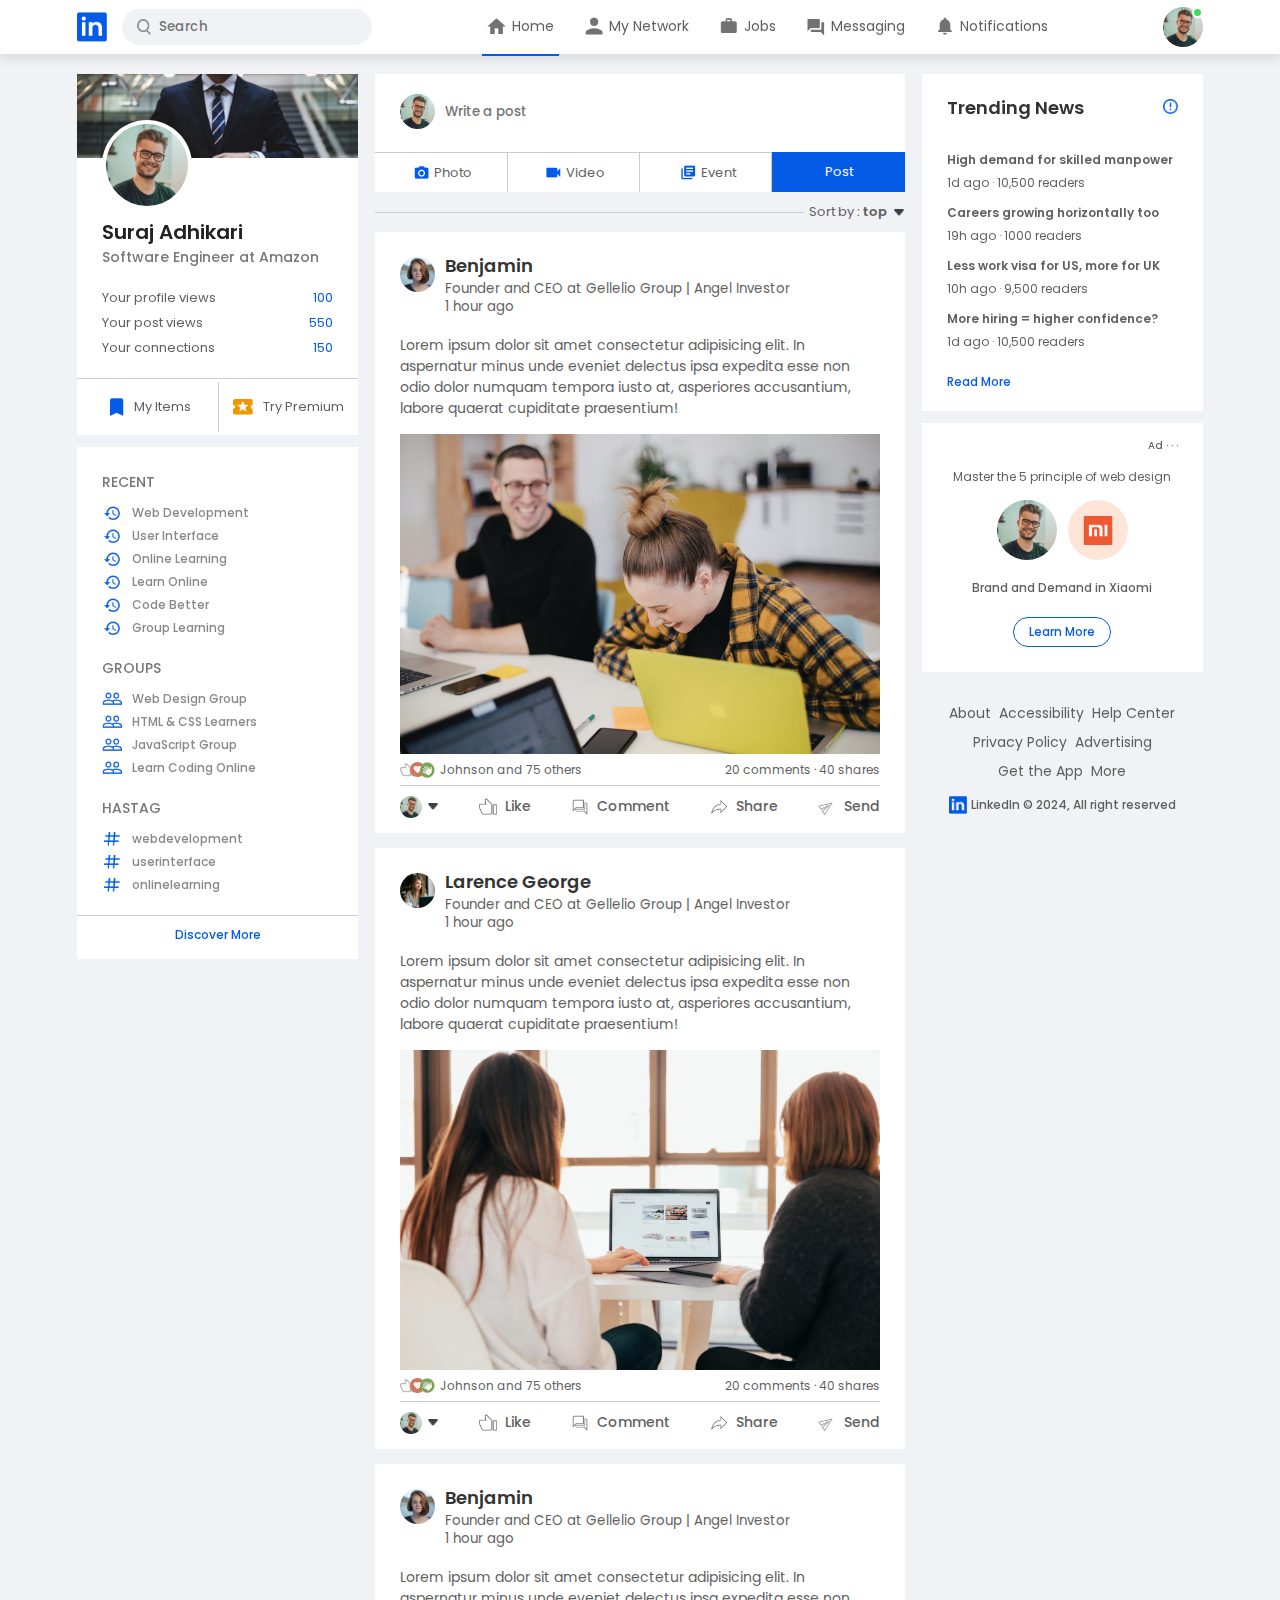
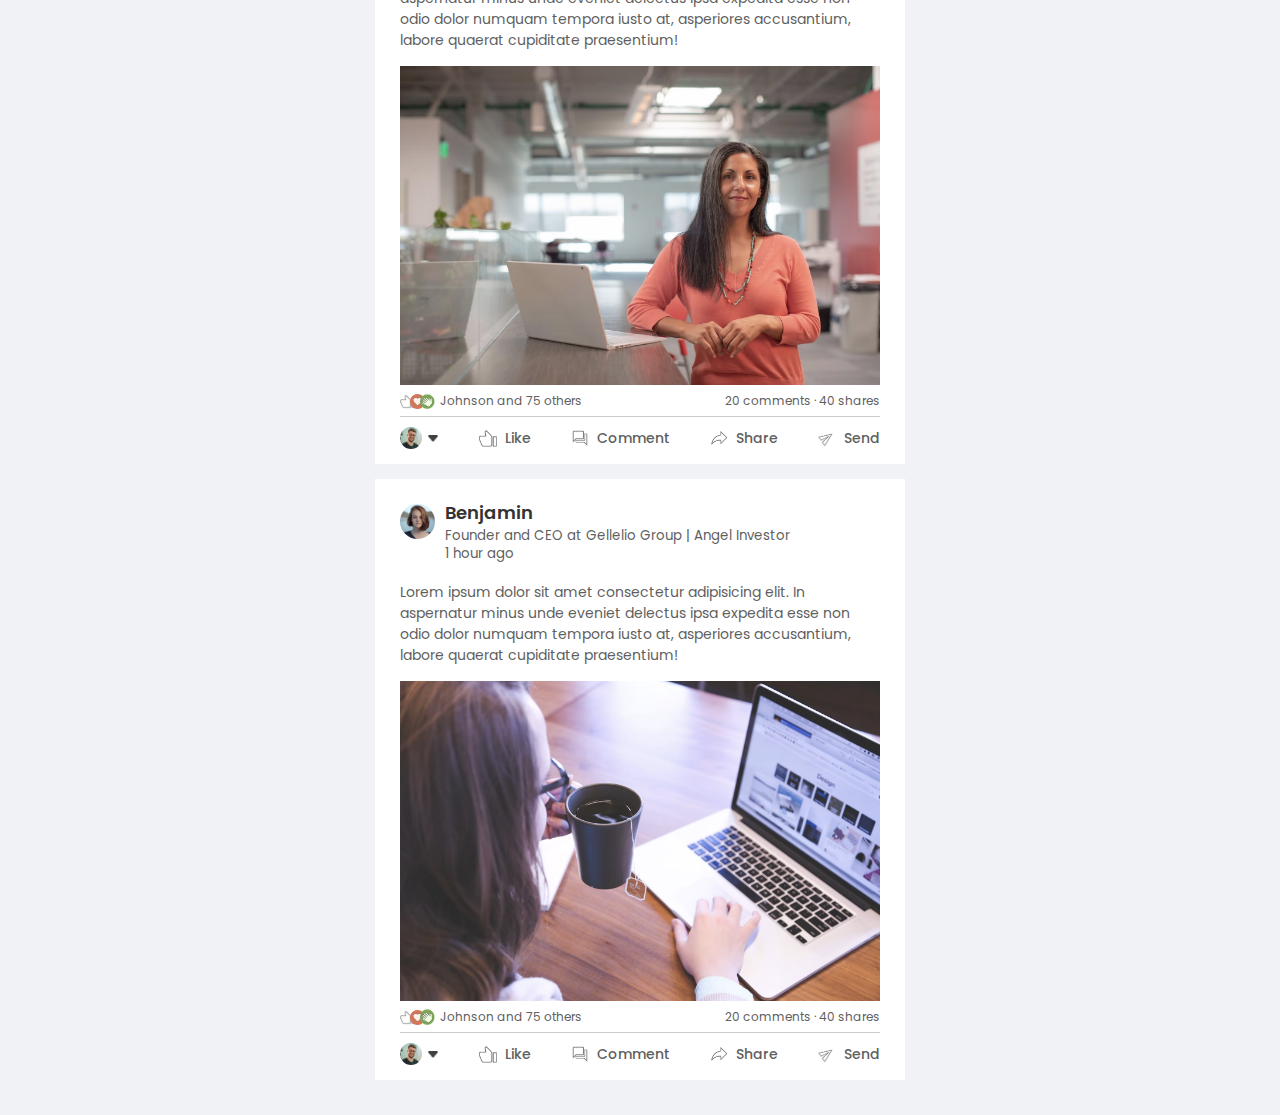
<file: LinkedIn_Clone/index.html>
<!DOCTYPE html>
<html lang="en">
<head>
    <meta charset="UTF-8">
    <meta name="viewport" content="width=device-width, initial-scale=1.0">
    <title>LinkedIn_Clone</title>
    <link rel="preconnect" href="https://fonts.googleapis.com">
    <link rel="preconnect" href="https://fonts.gstatic.com" crossorigin>
    <link href="https://fonts.googleapis.com/css2?family=Poppins&display=swap" rel="stylesheet">
    <link rel="stylesheet" href="css/style.css">
</head>
<body>
    <!-- Nav bar start here -->
    <nav class="navbar">
        <!-- In nav bar there are 3 columns : left column for logo & search, center for menu items, and right for user icon -->
        <div class="navbar-left">
            <a href="index.html" class="logo">
                <img src="images/logo.png" alt="Logo">
            </a>
            <div class="search-box">
                <img src="images/search.png" alt="">
                <input type="text" name="search" id="search" placeholder="Search">
            </div>
        </div>

        <div class="navbar-center">
            <ul>
                <li>
                    <a href="#" class="active-link"><img src="images/home.png" alt=""><span>Home</span></a>
                </li>
                <li>
                    <a href="#"><img src="images/network.png" alt=""><span>My Network</span></a>
                </li>
                <li>
                    <a href="#"><img src="images/jobs.png" alt=""><span>Jobs</span></a>
                </li>
                <li>
                    <a href="#"><img src="images/message.png" alt=""><span>Messaging</span></a>
                </li>
                <li>
                    <a href="#"><img src="images/notification.png" alt=""><span>Notifications</span></a>
                </li>
            </ul>
        </div>

        <div class="navbar-right">
            <div class="online">
                <img src="images/user-1.png" alt="Profile Picture" class="nav-profile-img" onclick="toggleMenu()">
            </div>
        </div>

        <!-- ****************************** Profile drop down menu start here ****************************** -->
        <div class="profile-menu-wrap" id="profileMenu">
            <div class="profile-menu">
                <div class="user-info">
                    <img src="images/user-1.png" alt="">
                    <div>
                        <h3>Rayan Walton</h3>
                        <a href="./pages/profile.html">See your profile</a>
                    </div>
                </div>
                <hr>

                <a href="#" class="profile-menu-link">
                    <img src="images/feedback.png" alt="">
                    <p>Give Feedback</p>
                    <span>></span>
                </a>

                <a href="#" class="profile-menu-link">
                    <img src="images/setting.png" alt="">
                    <p>Setting & Privacy</p>
                    <span>></span>
                </a>

                <a href="#" class="profile-menu-link">
                    <img src="images/help.png" alt="">
                    <p>Help & Support</p>
                    <span>></span>
                </a>

                <a href="#" class="profile-menu-link">
                    <img src="images/display.png" alt="">
                    <p>Display & Accessibility</p>
                    <span>></span>
                </a>

                <a href="#" class="profile-menu-link">
                    <img src="images/logout.png" alt="">
                    <p>Logout</p>
                    <span>></span>
                </a>
            </div>
        </div>


        <!-- ****************************** Profile drop down menu end here ******************************** -->
    </nav>
    <!-- Nav bar end here -->

    <div class="container">
    <!-- Left sidebar start here -->
        <div class="left-sidebar">
            <div class="sidebar-profile-box">
                <img src="images/cover-pic.png" alt="" width="100%">
                <div class="sidebar-profile-info">
                    <img src="images/user-1.png" alt="">
                    <h1>Suraj Adhikari</h1>
                    <h3>Software Engineer at Amazon</h3>
                    <ul>
                        <li>Your profile views <span>100</span></li>
                        <li>Your post views <span>550</span></li>
                        <li>Your connections <span>150</span></li>
                    </ul>
                </div>

                <div class="sidebar-profile-links">
                    <a href="#"> <img src="images/items.png" alt=""> My Items </a>
                    <a href="#"> <img src="images/premium.png" alt=""> Try Premium </a>
                </div>
            </div>

            <div class="sidebar-activity" id="sidebarActivity">
                <h3>RECENT</h3>
                <a href="#"> <img src="images/recent.png" alt=""> Web Development </a>
                <a href="#"> <img src="images/recent.png" alt=""> User Interface </a>
                <a href="#"> <img src="images/recent.png" alt=""> Online Learning </a>
                <a href="#"> <img src="images/recent.png" alt=""> Learn Online </a>
                <a href="#"> <img src="images/recent.png" alt=""> Code Better </a>
                <a href="#"> <img src="images/recent.png" alt=""> Group Learning </a>

                <h3>GROUPS</h3>
                <a href="#"> <img src="images/group.png" alt=""> Web Design Group </a>
                <a href="#"> <img src="images/group.png" alt=""> HTML & CSS Learners </a>
                <a href="#"> <img src="images/group.png" alt=""> JavaScript Group </a>
                <a href="#"> <img src="images/group.png" alt=""> Learn Coding Online </a>

                <h3>HASTAG</h3>
                <a href="#"> <img src="images/hashtag.png" alt=""> webdevelopment </a>
                <a href="#"> <img src="images/hashtag.png" alt=""> userinterface </a>
                <a href="#"> <img src="images/hashtag.png" alt=""> onlinelearning </a>

                <div class="discover-more-links">
                    <a href="#"> Discover More</a>
                </div>
            </div>
            <p id="show-more-link" onclick="toggleActivity()">Show more <b>+</b></p>
        </div>

    <!-- main content start here -->
        <div class="main-content">
            <div class="create-post">
                <div class="create-post-input">
                    <img src="images/user-1.png" alt="">
                    <textarea rows="2" placeholder="Write a post"></textarea>
                </div>

                <div class="create-post-links">
                    <li><img src="images/photo.png" alt="">Photo</li>
                    <li><img src="images/video.png" alt="">Video</li>
                    <li><img src="images/event.png" alt="">Event</li>
                    <li>Post</li>
                </div>
            </div>

            <div class="sort-by">
                <hr>
                <p>Sort by : <span>top <img src="images/down-arrow.png" alt=""></span></p>
            </div>

            <div class="post">
                <div class="post-author">
                    <img src="images/user-3.png" alt="">
                    <div>
                        <h1>Benjamin</h1>
                        <small>Founder and CEO at Gellelio Group | Angel Investor</small>
                        <small>1 hour ago</small>
                    </div>
                </div>

                <p>Lorem ipsum dolor sit amet consectetur adipisicing elit. In aspernatur minus unde eveniet delectus ipsa expedita esse non odio dolor numquam tempora iusto at, asperiores accusantium, labore quaerat cupiditate praesentium!</p>
                <img src="images/post-image-1.png" width="100%" alt="">

                <div class="post-stats">
                    <div>
                        <img src="images/thumbsup.png" alt="">
                        <img src="images/love.png" alt="">
                        <img src="images/clap.png" alt="">
                        <span class="liked-users">Johnson and 75 others</span>
                    </div>

                    <div>
                        <span>20 comments &middot; 40 shares</span>
                    </div>
                </div>

                <div class="post-activity">
                    <div>
                        <img src="images/user-1.png" alt="" class="post-activity-user-icon">
                        <img src="images/down-arrow.png" alt="" class="post-activity-arrow-icon">
                    </div>

                    <div class="post-activity-link">
                        <img src="images/like.png" alt="">
                        <span>Like</span>
                    </div>

                    <div class="post-activity-link">
                        <img src="images/comment.png" alt="">
                        <span>Comment</span>
                    </div>

                    <div class="post-activity-link">
                        <img src="images/share.png" alt="">
                        <span>Share</span>
                    </div>

                    <div class="post-activity-link">
                        <img src="images/send.png" alt="">
                        <span>Send</span>
                    </div>
                </div>
            </div>

            <div class="post">
                <div class="post-author">
                    <img src="images/user-4.png" alt="">
                    <div>
                        <h1>Larence George</h1>
                        <small>Founder and CEO at Gellelio Group | Angel Investor</small>
                        <small>1 hour ago</small>
                    </div>
                </div>

                <p>Lorem ipsum dolor sit amet consectetur adipisicing elit. In aspernatur minus unde eveniet delectus ipsa expedita esse non odio dolor numquam tempora iusto at, asperiores accusantium, labore quaerat cupiditate praesentium!</p>
                <img src="images/post-image-2.png" width="100%" alt="">

                <div class="post-stats">
                    <div>
                        <img src="images/thumbsup.png" alt="">
                        <img src="images/love.png" alt="">
                        <img src="images/clap.png" alt="">
                        <span class="liked-users">Johnson and 75 others</span>
                    </div>

                    <div>
                        <span>20 comments &middot; 40 shares</span>
                    </div>
                </div>

                <div class="post-activity">
                    <div>
                        <img src="images/user-1.png" alt="" class="post-activity-user-icon">
                        <img src="images/down-arrow.png" alt="" class="post-activity-arrow-icon">
                    </div>

                    <div class="post-activity-link">
                        <img src="images/like.png" alt="">
                        <span>Like</span>
                    </div>

                    <div class="post-activity-link">
                        <img src="images/comment.png" alt="">
                        <span>Comment</span>
                    </div>

                    <div class="post-activity-link">
                        <img src="images/share.png" alt="">
                        <span>Share</span>
                    </div>

                    <div class="post-activity-link">
                        <img src="images/send.png" alt="">
                        <span>Send</span>
                    </div>
                </div>
            </div>

            <div class="post">
                <div class="post-author">
                    <img src="images/user-3.png" alt="">
                    <div>
                        <h1>Benjamin</h1>
                        <small>Founder and CEO at Gellelio Group | Angel Investor</small>
                        <small>1 hour ago</small>
                    </div>
                </div>

                <p>Lorem ipsum dolor sit amet consectetur adipisicing elit. In aspernatur minus unde eveniet delectus ipsa expedita esse non odio dolor numquam tempora iusto at, asperiores accusantium, labore quaerat cupiditate praesentium!</p>
                <img src="images/post-image-3.png" width="100%" alt="">

                <div class="post-stats">
                    <div>
                        <img src="images/thumbsup.png" alt="">
                        <img src="images/love.png" alt="">
                        <img src="images/clap.png" alt="">
                        <span class="liked-users">Johnson and 75 others</span>
                    </div>

                    <div>
                        <span>20 comments &middot; 40 shares</span>
                    </div>
                </div>

                <div class="post-activity">
                    <div>
                        <img src="images/user-1.png" alt="" class="post-activity-user-icon">
                        <img src="images/down-arrow.png" alt="" class="post-activity-arrow-icon">
                    </div>

                    <div class="post-activity-link">
                        <img src="images/like.png" alt="">
                        <span>Like</span>
                    </div>

                    <div class="post-activity-link">
                        <img src="images/comment.png" alt="">
                        <span>Comment</span>
                    </div>

                    <div class="post-activity-link">
                        <img src="images/share.png" alt="">
                        <span>Share</span>
                    </div>

                    <div class="post-activity-link">
                        <img src="images/send.png" alt="">
                        <span>Send</span>
                    </div>
                </div>
            </div>

            <div class="post">
                <div class="post-author">
                    <img src="images/user-3.png" alt="">
                    <div>
                        <h1>Benjamin</h1>
                        <small>Founder and CEO at Gellelio Group | Angel Investor</small>
                        <small>1 hour ago</small>
                    </div>
                </div>

                <p>Lorem ipsum dolor sit amet consectetur adipisicing elit. In aspernatur minus unde eveniet delectus ipsa expedita esse non odio dolor numquam tempora iusto at, asperiores accusantium, labore quaerat cupiditate praesentium!</p>
                <img src="images/post-image-4.png" width="100%" alt="">

                <div class="post-stats">
                    <div>
                        <img src="images/thumbsup.png" alt="">
                        <img src="images/love.png" alt="">
                        <img src="images/clap.png" alt="">
                        <span class="liked-users">Johnson and 75 others</span>
                    </div>

                    <div>
                        <span>20 comments &middot; 40 shares</span>
                    </div>
                </div>

                <div class="post-activity">
                    <div>
                        <img src="images/user-1.png" alt="" class="post-activity-user-icon">
                        <img src="images/down-arrow.png" alt="" class="post-activity-arrow-icon">
                    </div>

                    <div class="post-activity-link">
                        <img src="images/like.png" alt="">
                        <span>Like</span>
                    </div>

                    <div class="post-activity-link">
                        <img src="images/comment.png" alt="">
                        <span>Comment</span>
                    </div>

                    <div class="post-activity-link">
                        <img src="images/share.png" alt="">
                        <span>Share</span>
                    </div>

                    <div class="post-activity-link">
                        <img src="images/send.png" alt="">
                        <span>Send</span>
                    </div>
                </div>
            </div>

        </div>

    <!-- right sidebar start here -->
        <div class="right-sidebar">
            <div class="sidebar-news">
                <img src="images/more.png" alt="" class="info-icon">
                <h3>Trending News</h3>
                <a href="#">High demand for skilled manpower</a>
                <span>1d ago &middot; 10,500 readers</span>

                <a href="#">Careers growing horizontally too</a>
                <span>19h ago &middot; 1000 readers</span>

                <a href="#">Less work visa for US, more for UK</a>
                <span>10h ago &middot; 9,500 readers</span>

                <a href="#">More hiring = higher confidence?</a>
                <span>1d ago &middot; 10,500 readers</span>

                <a href="#" class="read-more-link"> Read More</a>
            </div>

            <div class="sidebar-ad">
                <small>Ad &middot; &middot; &middot;</small>
                <p>Master the 5 principle of web design</p>
                <div>
                    <img src="images/user-1.png" alt="">
                    <img src="images/mi-logo.png" alt="">
                </div>
                <b>Brand and Demand in Xiaomi</b>
                <a href="#" class="ad-link"> Learn More</a>
            </div>

            <div class="sidebar-useful-links">
                <a href="#">About</a>
                <a href="#">Accessibility</a>
                <a href="#">Help Center</a>
                <a href="#">Privacy Policy</a>
                <a href="#">Advertising</a>
                <a href="#">Get the App</a>
                <a href="#">More</a>

                <div class="copyright-msg">
                    <img src="images/logo.png" alt="">
                    <p>LinkedIn &copy; 2024, All right reserved</p>
                </div>
            </div>

        </div>
    </div>

    <script src="script/script.js"></script>

</body>
</html>
</file>
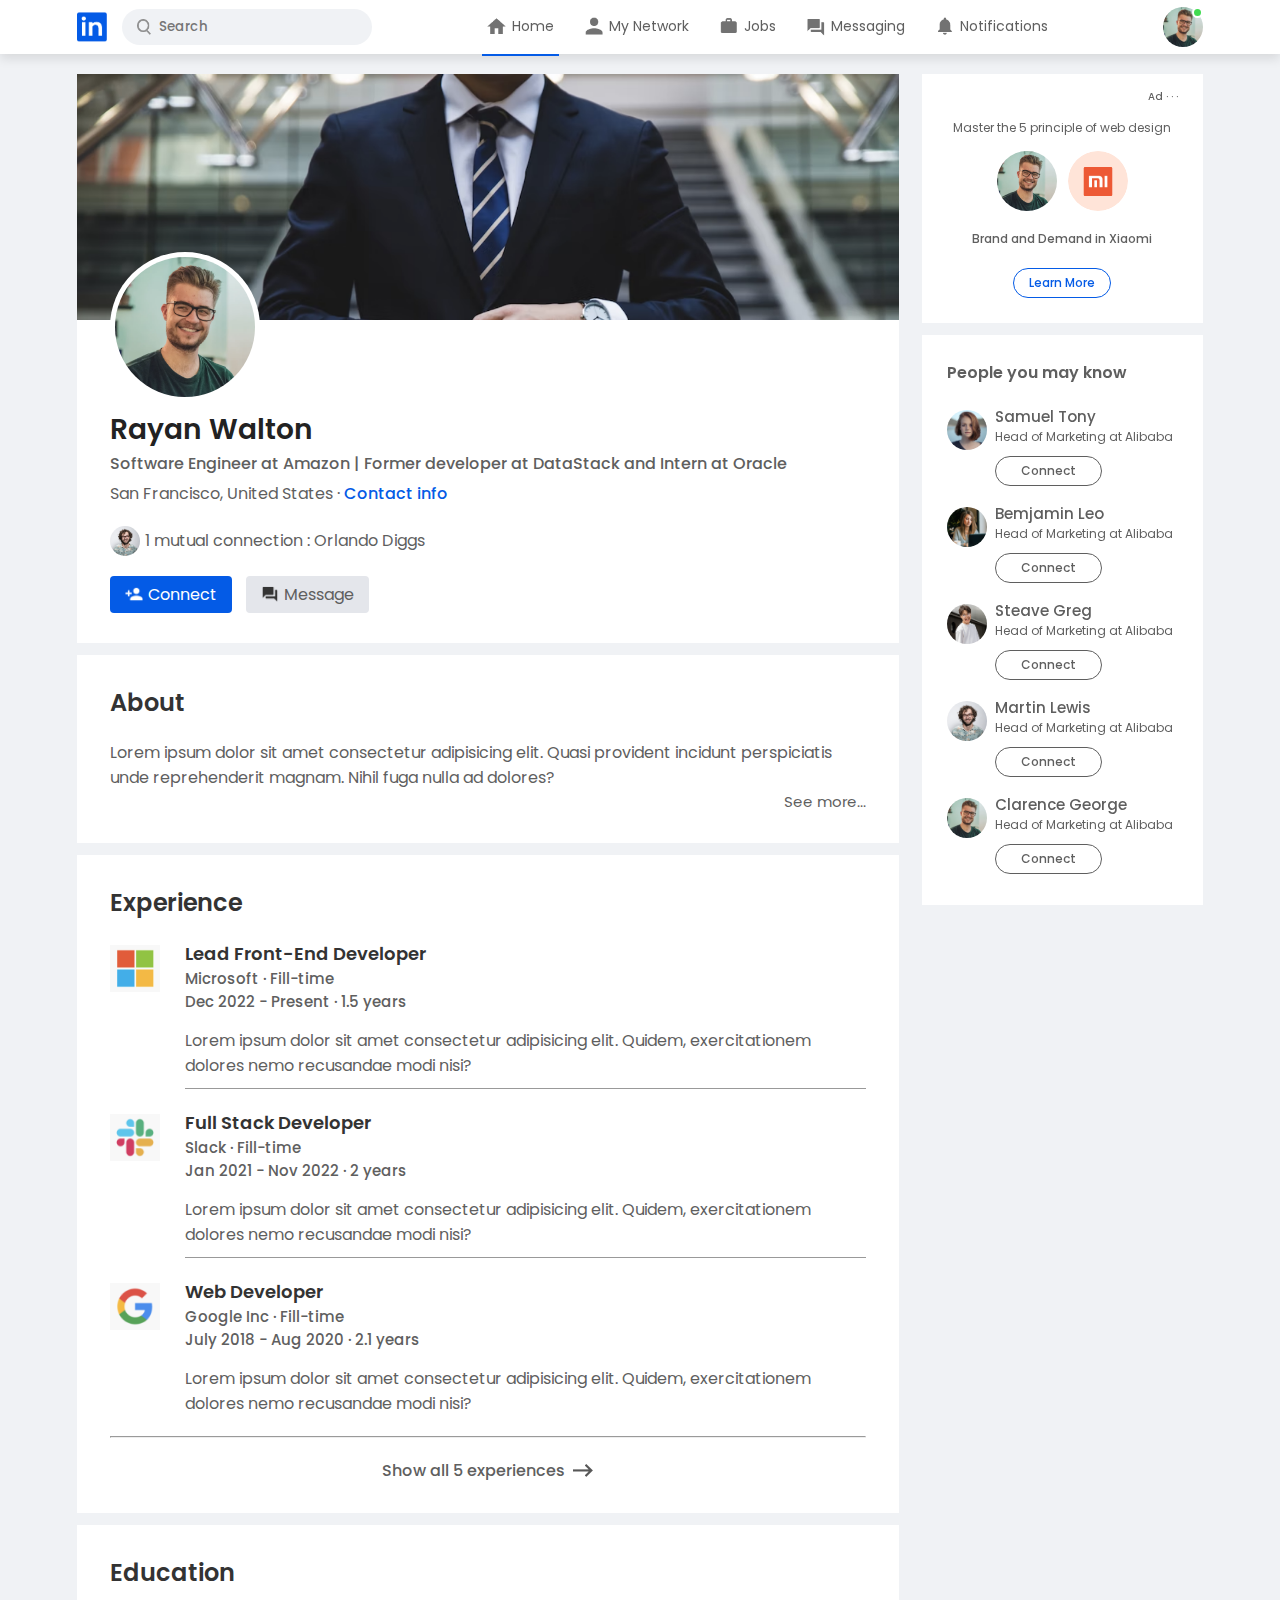
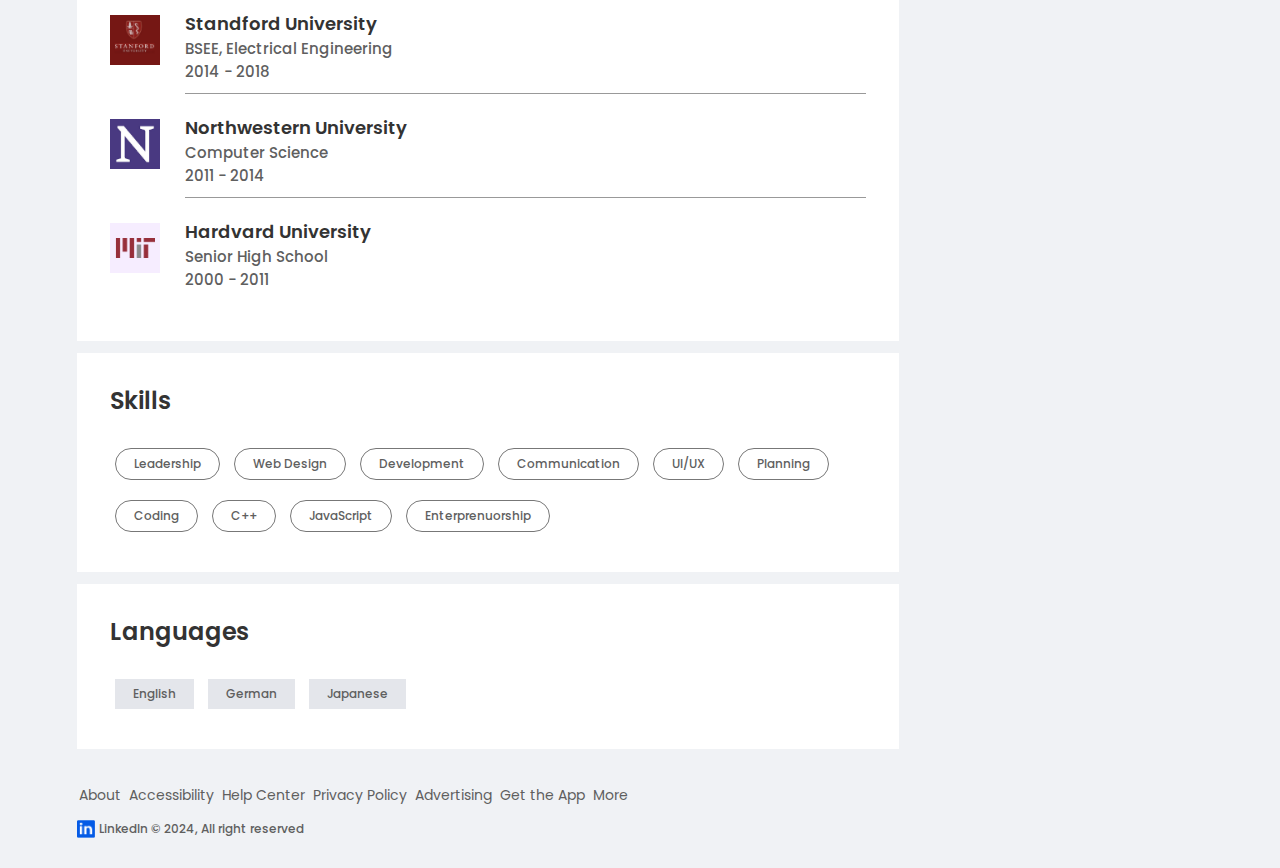
<file: LinkedIn_Clone/pages/profile.html>
<!DOCTYPE html>
<html lang="en">
<head>
    <meta charset="UTF-8">
    <meta name="viewport" content="width=device-width, initial-scale=1.0">
    <title>Profile_Page</title>
    <link rel="preconnect" href="https://fonts.googleapis.com">
    <link rel="preconnect" href="https://fonts.gstatic.com" crossorigin>
    <link href="https://fonts.googleapis.com/css2?family=Poppins&display=swap" rel="stylesheet">
    <link rel="stylesheet" href="../css/style.css">
</head>
<body>

    <!-- *************************** Nav bar start here *************************** -->
    <nav class="navbar">

        <!-- In nav bar there are 3 columns : left column for logo & search, center for menu items, and right for user icon -->
        <div class="navbar-left">
            <a href="../index.html" class="logo">
                <img src="../images/logo.png" alt="Logo">
            </a>
            <div class="search-box">
                <img src="../images/search.png" alt="">
                <input type="text" name="search" id="search" placeholder="Search">
            </div>
        </div>

        <div class="navbar-center">
            <ul>
                <li>
                    <a href="#" class="active-link"><img src="../images/home.png" alt=""><span>Home</span></a>
                </li>
                <li>
                    <a href="#"><img src="../images/network.png" alt=""><span>My Network</span></a>
                </li>
                <li>
                    <a href="#"><img src="../images/jobs.png" alt=""><span>Jobs</span></a>
                </li>
                <li>
                    <a href="#"><img src="../images/message.png" alt=""><span>Messaging</span></a>
                </li>
                <li>
                    <a href="#"><img src="../images/notification.png" alt=""><span>Notifications</span></a>
                </li>
            </ul>
        </div>

        <div class="navbar-right">
            <div class="online">
                <img src="../images/user-1.png" alt="Profile Picture" class="nav-profile-img" onclick="toggleMenu()">
            </div>
        </div>

        <!-- ********************** Profile drop down menu start here ********************** -->
        <div class="profile-menu-wrap" id="profileMenu">
            <div class="profile-menu">
                <div class="user-info">
                    <img src="../images/user-1.png" alt="">
                    <div>
                        <h3>Rayan Walton</h3>
                        <a href="profile.html">See your profile</a>
                    </div>
                </div>
                <hr>

                <a href="#" class="profile-menu-link">
                    <img src="../images/feedback.png" alt="">
                    <p>Give Feedback</p>
                    <span>></span>
                </a>

                <a href="#" class="profile-menu-link">
                    <img src="../images/setting.png" alt="">
                    <p>Setting & Privacy</p>
                    <span>></span>
                </a>

                <a href="#" class="profile-menu-link">
                    <img src="../images/help.png" alt="">
                    <p>Help & Support</p>
                    <span>></span>
                </a>

                <a href="#" class="profile-menu-link">
                    <img src="../images/display.png" alt="">
                    <p>Display & Accessibility</p>
                    <span>></span>
                </a>

                <a href="#" class="profile-menu-link">
                    <img src="../images/logout.png" alt="">
                    <p>Logout</p>
                    <span>></span>
                </a>
            </div>
        </div>
        <!-- ********************** Profile drop down menu end here ********************** -->
        
    </nav>
    <!-- *************************** Nav bar end here *************************** -->

    <div class="container">
        <!-- ****************** Profile main start here ***************** -->
        <div class="profile-main">
            <div class="profile-container">
                <img src="../images/cover-pic.png" alt="Cover Photo" width="100%">
                <div class="profile-container-inner">
                    <img src="../images/user-1.png" alt="" class="profile-pic">
                    <h1>Rayan Walton</h1>
                    <b>Software Engineer at Amazon | Former developer at DataStack and Intern at Oracle</b>
                    <p>
                        San Francisco, United States &middot; 
                        <a href="#">Contact info</a>
                    </p>

                    <div class="mutual-connection">
                        <img src="../images/user-2.png" alt="">
                        <span>1 mutual connection : Orlando Diggs</span>
                    </div>

                    <div class="profile-btn">
                        <a href="#" class="primary-btn"> <img src="../images/connect.png" alt=""> Connect</a>
                        <a href="#"> <img src="../images/chat.png" alt=""> Message</a>
                    </div>
                </div>
            </div>

            <div class="profile-description">
                <h2>About</h2>
                <p>Lorem ipsum dolor sit amet consectetur adipisicing elit. Quasi provident incidunt perspiciatis unde reprehenderit magnam. Nihil fuga nulla ad dolores?</p>
                <a href="#" class="see-more-link">See more...</a>
            </div>

            <div class="profile-description">
                <h2>Experience</h2>
                <div class="profile-desc-row">
                    <img src="../images/microsoft.png" alt="">
                    <div>
                        <h3>Lead Front-End Developer</h3>
                        <b>Microsoft &middot; Fill-time</b>
                        <b>Dec 2022 - Present &middot; 1.5 years</b>
                        <p>Lorem ipsum dolor sit amet consectetur adipisicing elit. Quidem, exercitationem dolores nemo recusandae modi nisi?</p>
                        <hr>
                    </div>
                </div>

                <div class="profile-desc-row">
                    <img src="../images/slack.png" alt="">
                    <div>
                        <h3>Full Stack Developer</h3>
                        <b>Slack &middot; Fill-time</b>
                        <b>Jan 2021 - Nov 2022 &middot; 2 years</b>
                        <p>Lorem ipsum dolor sit amet consectetur adipisicing elit. Quidem, exercitationem dolores nemo recusandae modi nisi?</p>
                        <hr>
                    </div>
                </div>

                <div class="profile-desc-row">
                    <img src="../images/google.png" alt="">
                    <div>
                        <h3>Web Developer</h3>
                        <b>Google Inc &middot; Fill-time</b>
                        <b>July 2018 - Aug 2020 &middot; 2.1 years</b>
                        <p>Lorem ipsum dolor sit amet consectetur adipisicing elit. Quidem, exercitationem dolores nemo recusandae modi nisi?</p>
                    </div>
                </div>
                <hr>
                <a href="#" class="experience-link">Show all 5 experiences
                    <img src="../images/right-arrow.png" alt="">
                </a>
            </div>

            <div class="profile-description">
                <h2>Education</h2>
                <div class="profile-desc-row">
                    <img src="../images/stanford.png" alt="">
                    <div>
                        <h3>Standford University</h3>
                        <b>BSEE, Electrical Engineering</b>
                        <b>2014 - 2018</b>
                        <hr>
                    </div>
                </div>

                <div class="profile-desc-row">
                    <img src="../images/north.png" alt="">
                    <div>
                        <h3>Northwestern University</h3>
                        <b>Computer Science</b>
                        <b>2011 - 2014</b>
                        <hr>
                    </div>
                </div>

                <div class="profile-desc-row">
                    <img src="../images/mit.png" alt="">
                    <div>
                        <h3>Hardvard University</h3>
                        <b>Senior High School</b>
                        <b>2000 - 2011</b>
                    </div>
                </div>
            </div>

            <div class="profile-description">
                <h2>Skills</h2>
                <a href="#" class="skills-btn">Leadership</a>
                <a href="#" class="skills-btn">Web Design</a>
                <a href="#" class="skills-btn">Development</a>
                <a href="#" class="skills-btn">Communication</a>
                <a href="#" class="skills-btn">UI/UX</a>
                <a href="#" class="skills-btn">Planning</a>
                <a href="#" class="skills-btn">Coding</a>
                <a href="#" class="skills-btn">C++</a>
                <a href="#" class="skills-btn">JavaScript</a>
                <a href="#" class="skills-btn">Enterprenuorship</a>
            </div>

            <div class="profile-description">
                <h2>Languages</h2>
                <a href="#" class="language-btn">English</a>
                <a href="#" class="language-btn">German</a>
                <a href="#" class="language-btn">Japanese</a>
            </div>

        </div>
        <!-- ****************** Profile main end here ******************* -->


        <!-- **************** Profile sidebar start here **************** -->
        <div class="profile-sidebar">
            <div class="sidebar-ad">
                <small>Ad &middot; &middot; &middot;</small>
                <p>Master the 5 principle of web design</p>
                <div>
                    <img src="../images/user-1.png" alt="">
                    <img src="../images/mi-logo.png" alt="">
                </div>
                <b>Brand and Demand in Xiaomi</b>
                <a href="#" class="ad-link"> Learn More</a>
            </div>

            <div class="sidebar-people">
                <h3>People you may know</h3>
                <div class="sidebar-people-row">
                    <img src="../images/user-3.png" alt="">
                    <div>
                        <h2>Samuel Tony</h2>
                        <p>Head of Marketing at Alibaba</p>
                        <a href="#">Connect</a>
                    </div>
                </div>

                <div class="sidebar-people-row">
                    <img src="../images/user-4.png" alt="">
                    <div>
                        <h2>Bemjamin Leo</h2>
                        <p>Head of Marketing at Alibaba</p>
                        <a href="#">Connect</a>
                    </div>
                </div>

                <div class="sidebar-people-row">
                    <img src="../images/user-5.png" alt="">
                    <div>
                        <h2>Steave Greg</h2>
                        <p>Head of Marketing at Alibaba</p>
                        <a href="#">Connect</a>
                    </div>
                </div>

                <div class="sidebar-people-row">
                    <img src="../images/user-2.png" alt="">
                    <div>
                        <h2>Martin Lewis</h2>
                        <p>Head of Marketing at Alibaba</p>
                        <a href="#">Connect</a>
                    </div>
                </div>

                <div class="sidebar-people-row">
                    <img src="../images/user-1.png" alt="">
                    <div>
                        <h2>Clarence George</h2>
                        <p>Head of Marketing at Alibaba</p>
                        <a href="#">Connect</a>
                    </div>
                </div>
            </div>
        </div>
        <!-- **************** Profile sidebar end here ****************** -->
        
    </div>

    <!-- **************** Footer start here ****************** -->
    <div class="profile-footer">
        <div class="sidebar-useful-links">
            <a href="#">About</a>
            <a href="#">Accessibility</a>
            <a href="#">Help Center</a>
            <a href="#">Privacy Policy</a>
            <a href="#">Advertising</a>
            <a href="#">Get the App</a>
            <a href="#">More</a>

            <div class="copyright-msg">
                <img src="../images/logo.png" alt="">
                <p>LinkedIn &copy; 2024, All right reserved</p>
            </div>
        </div>
    </div>
    <!-- **************** Footer end here ******************** -->
    
    <script src="../script/script.js"></script>

</body>
</html>
</file>
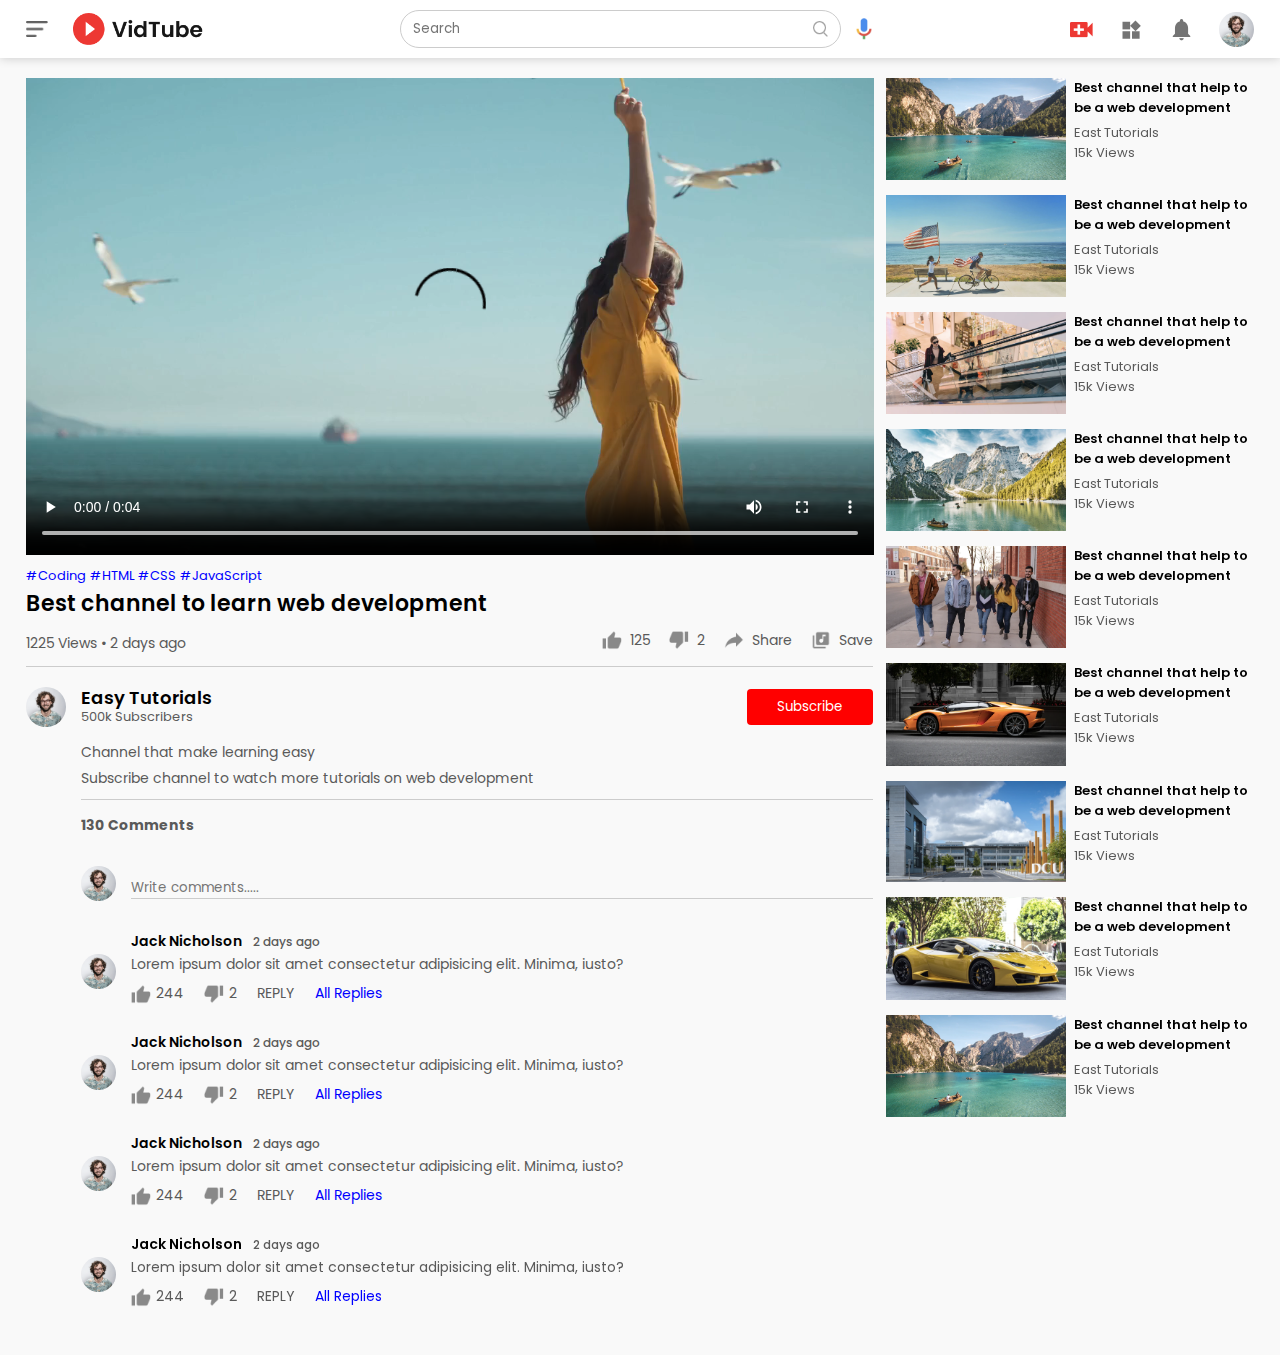
<file: YouTube_Clone/pages/video-info.html>
<!DOCTYPE html>
<html lang="en">
<head>
    <meta charset="UTF-8">
    <meta name="viewport" content="width=device-width, initial-scale=1.0">
    <title>Video Information Page</title>
    <link rel="preconnect" href="https://fonts.googleapis.com">
    <link rel="preconnect" href="https://fonts.gstatic.com" crossorigin>
    <link href="https://fonts.googleapis.com/css2?family=Poppins&display=swap" rel="stylesheet">
    <link rel="stylesheet" href="../css/style.css">
</head>
<body>
    <!-- *--------------------- Navigation bar start here ---------------------* -->
    <nav class="nav-bar">

        <!-- *------- Nav bar left part start here -------* -->
        <div class="nav-left nav-bar">
            <img src="../images/menu.png" alt="" class="menu-icon">
            <img src="../images/logo.png" alt="" class="logo">
        </div>
        <!-- *------- Nav bar left part end here ---------* -->


        <!-- *------- Nav bar middle part start here -----* -->
        <div class="nav-middle nav-bar">
            <div class="search-box nav-bar">
                <input type="text" name="search" id="search" placeholder="Search">
                <img src="../images/search.png" alt="">
            </div>

            <img src="../images/voice-search.png" alt="" class="mic-icon">
        </div>
        <!-- *------- Nav bar middle part end here -------* -->
        

        <!-- *------- Nav bar right part start here -------* -->
        <div class="nav-right nav-bar">
            <img src="../images/upload.png" alt="">
            <img src="../images/more.png" alt="">
            <img src="../images/notification.png" alt="">
            <img src="../images/Jack.png" alt="" class="user-icon">
        </div>
        <!-- *------- Nav bar right part end here ---------* -->

    </nav>
    <!-- *--------------------- Navigation bar end here -----------------------* -->


    <!-- *--------------------- Main content start here ------------------------* -->
    <div class="container play-container">
        <div class="row">
            <div class="play-video">
                <video controls autoplay>
                    <source src="../images/video.mp4" type="video/mp4">
                </video>

                <div class="tags">
                    <a href="#">#Coding</a>
                    <a href="#">#HTML</a>
                    <a href="#">#CSS</a>
                    <a href="#">#JavaScript</a>
                </div>
                <h3>Best channel to learn web development</h3>

                <div class="play-video-info">
                    <p>1225 Views &bull; 2 days ago</p>
                    <div>
                        <a href="#"><img src="../images/like.png" alt="">125</a>
                        <a href="#"><img src="../images/dislike.png" alt="">2</a>
                        <a href="#"><img src="../images/share.png" alt="">Share</a>
                        <a href="#"><img src="../images/save.png" alt="">Save</a>
                    </div>
                </div>
                <hr>

                <div class="publisher">
                    <img src="../images/Jack.png" alt="">
                    <div>
                        <p>Easy Tutorials</p>
                        <span>500k Subscribers</span>
                    </div>

                    <button type="button">Subscribe</button>
                </div>

                <div class="video-description">
                    <p>Channel that make learning easy</p>
                    <p>Subscribe channel to watch more tutorials on web development</p>
                    <hr>

                    <h4>130 Comments</h4>

                    <div class="add-comment">
                        <img src="../images/Jack.png" alt="">
                        <input type="text" name="" id="" placeholder="Write comments.....">
                    </div>

                    <div class="old-comment">
                        <img src="../images/Jack.png" alt="">
                        <div>
                            <h3>Jack Nicholson <span>2 days ago</span></h3>
                            <p>Lorem ipsum dolor sit amet consectetur adipisicing elit. Minima, iusto?</p>

                            <div class="comment-action">
                                <img src="../images/like.png" alt="">
                                <span>244</span>
                                <img src="../images/dislike.png" alt="">
                                <span>2</span>
                                <span>REPLY</span>
                                <a href="#">All Replies</a>
                            </div>
                        </div>
                    </div>

                    <div class="old-comment">
                        <img src="../images/Jack.png" alt="">
                        <div>
                            <h3>Jack Nicholson <span>2 days ago</span></h3>
                            <p>Lorem ipsum dolor sit amet consectetur adipisicing elit. Minima, iusto?</p>

                            <div class="comment-action">
                                <img src="../images/like.png" alt="">
                                <span>244</span>
                                <img src="../images/dislike.png" alt="">
                                <span>2</span>
                                <span>REPLY</span>
                                <a href="#">All Replies</a>
                            </div>
                        </div>
                    </div>

                    <div class="old-comment">
                        <img src="../images/Jack.png" alt="">
                        <div>
                            <h3>Jack Nicholson <span>2 days ago</span></h3>
                            <p>Lorem ipsum dolor sit amet consectetur adipisicing elit. Minima, iusto?</p>

                            <div class="comment-action">
                                <img src="../images/like.png" alt="">
                                <span>244</span>
                                <img src="../images/dislike.png" alt="">
                                <span>2</span>
                                <span>REPLY</span>
                                <a href="#">All Replies</a>
                            </div>
                        </div>
                    </div>

                    <div class="old-comment">
                        <img src="../images/Jack.png" alt="">
                        <div>
                            <h3>Jack Nicholson <span>2 days ago</span></h3>
                            <p>Lorem ipsum dolor sit amet consectetur adipisicing elit. Minima, iusto?</p>

                            <div class="comment-action">
                                <img src="../images/like.png" alt="">
                                <span>244</span>
                                <img src="../images/dislike.png" alt="">
                                <span>2</span>
                                <span>REPLY</span>
                                <a href="#">All Replies</a>
                            </div>
                        </div>
                    </div>
                    
                </div>

            </div>

            <div class="right-sidebar">
                <div class="side-video-list">
                    <a href="" class="small-thumbnail"><img src="../images/thumbnail1.png" alt=""></a>
                    <div class="video-info">
                        <a href="#">Best channel that help to be a web development</a>
                        <p>East Tutorials</p>
                        <p>15k Views</p>
                    </div>
                </div>

                <div class="side-video-list">
                    <a href="" class="small-thumbnail"><img src="../images/thumbnail2.png" alt=""></a>
                    <div class="video-info">
                        <a href="#">Best channel that help to be a web development</a>
                        <p>East Tutorials</p>
                        <p>15k Views</p>
                    </div>
                </div>

                <div class="side-video-list">
                    <a href="" class="small-thumbnail"><img src="../images/thumbnail3.png" alt=""></a>
                    <div class="video-info">
                        <a href="#">Best channel that help to be a web development</a>
                        <p>East Tutorials</p>
                        <p>15k Views</p>
                    </div>
                </div>

                <div class="side-video-list">
                    <a href="" class="small-thumbnail"><img src="../images/thumbnail4.png" alt=""></a>
                    <div class="video-info">
                        <a href="#">Best channel that help to be a web development</a>
                        <p>East Tutorials</p>
                        <p>15k Views</p>
                    </div>
                </div>

                <div class="side-video-list">
                    <a href="" class="small-thumbnail"><img src="../images/thumbnail5.png" alt=""></a>
                    <div class="video-info">
                        <a href="#">Best channel that help to be a web development</a>
                        <p>East Tutorials</p>
                        <p>15k Views</p>
                    </div>
                </div>

                <div class="side-video-list">
                    <a href="" class="small-thumbnail"><img src="../images/thumbnail6.png" alt=""></a>
                    <div class="video-info">
                        <a href="#">Best channel that help to be a web development</a>
                        <p>East Tutorials</p>
                        <p>15k Views</p>
                    </div>
                </div>

                <div class="side-video-list">
                    <a href="" class="small-thumbnail"><img src="../images/thumbnail7.png" alt=""></a>
                    <div class="video-info">
                        <a href="#">Best channel that help to be a web development</a>
                        <p>East Tutorials</p>
                        <p>15k Views</p>
                    </div>
                </div>

                <div class="side-video-list">
                    <a href="" class="small-thumbnail"><img src="../images/thumbnail8.png" alt=""></a>
                    <div class="video-info">
                        <a href="#">Best channel that help to be a web development</a>
                        <p>East Tutorials</p>
                        <p>15k Views</p>
                    </div>
                </div>

                <div class="side-video-list">
                    <a href="" class="small-thumbnail"><img src="../images/thumbnail1.png" alt=""></a>
                    <div class="video-info">
                        <a href="#">Best channel that help to be a web development</a>
                        <p>East Tutorials</p>
                        <p>15k Views</p>
                    </div>
                </div>
            </div>

        </div>
    </div>
    <!-- *--------------------- Main content end here --------------------------* -->

</body>
</html>
</file>
<file: LinkedIn_Clone/css/style.css>
* {
    margin: 0;
    padding: 0;
    font-family: 'poppins', sans-serif;
    box-sizing: border-box;
}

body {
    background-color: #f0f2f5;
    color: #5f5f5f;
}

a {
    text-decoration: none;
    color: #5f5f5f;
}

/*********************** Navigation bar style start here ************************/

/* Style for navbar */
.navbar {
    display: flex;                          /* Use flexbox for layout */
    align-items: center;                    /* Center items vertically */
    justify-content: space-between;         /* Space out items evenly */
    background: #fff;
    padding: 6px 6%;                        /* Padding of 6px vertically and 6% horizontally */
    position: sticky;                       /* Navbar sticks at the top, it does not move while scrolling the webpage */
    top: 0;                                 /* Stick to the top of the viewport */
    z-index: 100;                           /* Ensure navbar is on top of other elements */
    box-shadow: 0 5px 10px rgba(0, 0, 0, 0.1);
}

/* Style for Logo */
.logo img {
    width: 30px;
    margin-right: 15px;                     /* Add space to the right of the logo */
    display: block;                         /* Display as block element */
}

/* Style for navbar center column menu list item */
.navbar-center ul li {
    display: inline-block;                  /* Display items in a row */
    list-style: none;                       /* Remove bullet points */
}

/* Style for navbar center column menu anchor tag */
.navbar-center ul li a {
    display: flex;                          /* Arrange navbar menu text and images horizontally */
    align-items: center;                    /* Center items vertically */
    font-size: 14px;
    margin: 5px 8px;
    padding-right: 5px;                     /* Space between the each menu link items */
    position: relative;                     /* Position relative for pseudo-elements */
}

/* Style for navbar center column menu link images */
.navbar-center ul li a img {
    width: 30px;
}

/* Create a horizontal blue line for hover effect of menu link items */
.navbar-center ul li a::after {
    content: '';                            /* Create an empty pseudo-element */
    width: 0;                               /* Initial width of the line */
    height: 2px;
    background: #045be6;
    position: absolute;
    bottom: -15px;
    transition: width 0.3s;                 /* Smooth width transition */
}

.navbar-center ul li a:hover::after,            /* Set hover effect for menu link items*/
.navbar-center ul li a.active-link::after {     /* Set blue border line by default active on home link */
    width: 100%;                                /* Full width on hover or when active */
}

/* Style for navbar right column profile image */
.nav-profile-img {
    width: 40px;
    border-radius: 50%;                     /* Make the profile image circular */
    display: block;                         /* Display as block element */
    cursor: pointer;
    position: relative;                     /* Position relative for pseudo-elements */
}

.online {
    position: relative;                     /* Position relative for pseudo-elements */
}

/* Style for online icon on user profile picture */
.online::after {
    content: '';
    width: 7px;
    height: 7px;
    border: 2px solid #fff;
    border-radius: 50%;
    right: 0;
    top: 0;
    background: #41db51;
    position: absolute;
}

/* Style for nav bar search box */
.search-box {
    background-color: #f0f2f5;
    width: 250px;
    border-radius: 20px;
    display: flex;
    align-items: center;
    padding: 0 15px;
}

.navbar-left {
    display: flex;          /* Make logo and search box in same horizontal line */
    align-items: center;
}

.search-box img {
    width: 14px;
}

.search-box input {
    width: 100%;
    background: transparent;
    padding: 8px;
    outline: none;
    border: 0;
}
/*********************** Navigation bar style end here ************************/


.container {
    padding: 20px 6%;
    display: flex;
    flex-wrap: wrap;
    justify-content: space-between;
}

/*********************** Left-sidebar style start here ************************/
.left-sidebar {
    flex-basis: 25%;
    align-self: flex-start;
    position: sticky;         /* Makes the sidebar stick to the left position as the user scrolls */
    top: 73px;                /* Sets the distance from the top of the viewport where the sidebar will become sticky */
}

.sidebar-profile-box {
    background: #fff;
}

.sidebar-profile-info {
    padding: 0 25px;
}

.sidebar-profile-info img {
    width: 90px;
    border-radius: 50%;
    background: #fff;
    padding: 4px;
    margin-top: -45px;
}

.sidebar-profile-info h1 {
    font-size: 20px;
    font-weight: 600;
    color: #222;
}

.sidebar-profile-info h3 {
    font-size:14px;
    font-weight: 500;
    color: #777;
}

.sidebar-profile-info ul {
    list-style: none;
    margin: 20px 0;
}

.sidebar-profile-info ul li {
    width: 100%;
    margin: 5px 0;
    font-size: 13px;
}

.sidebar-profile-info ul li span {
    float: right;
    color: #045be6;
}

.sidebar-profile-links {
    display: flex;
    align-items: center;
    border-top: 1px solid #ccc;
}

.sidebar-profile-links a {
    flex-basis: 50%;
    display: flex;
    align-items: center;
    justify-content: center;
    padding: 15px 0;
    font-size: 13px;
    border-left: 1px solid #ccc;
}

.sidebar-profile-links a:first-child {
    border-left: 0;
}

.sidebar-profile-links a img{
    width: 20px;
    margin-right: 10px;
}

.sidebar-activity {
    background: #fff;
    padding: 5px 25px;
    margin: 12px 0;
}

.sidebar-activity h3 {
    color: #777;
    font-size: 14px;
    font-weight: 500;
    margin: 20px 0 10px;
}

.sidebar-activity a {
    display: flex;
    align-items: center;
    font-size: 12px;
    font-weight: 500;
    color: #888;
    margin: 3px 0;
}

.sidebar-activity a img {
    width: 20px;
    margin-right: 10px;
}

.discover-more-links {
    border-top: 1px solid #ccc;
    text-align: center;
    margin-top: 20px;
    margin-left: -25px;
    margin-right: -25px;
}

.discover-more-links a {
    color: #045be6;
    display: inline-block;
    margin: 10px 0;
}

#show-more-link {
    display: none;
}
/*********************** Left-sidebar style end here ************************/


/*********************** Right-sidebar style start here ************************/
.right-sidebar {
    flex-basis: 25%;
    align-self: flex-start;
    position: sticky;         /* Makes the sidebar stick to the right position as the user scrolls */
    top: 73px;                /* Sets the distance from the top of the viewport where the sidebar will become sticky */
}

.sidebar-news {
    background: #fff;
    padding: 10px 25px;
}

.info-icon {
    width: 15px;
    float: right;
    margin-top: 15px;
}

.sidebar-news h3 {
    font-size: 18px;
    font-weight: 600;
    color: #333;
    margin: 10px 0 30px;
}

.sidebar-news a {
    display: block;
    font-size: 12px;
    font-weight: 600;
    margin-top: 10px;
    /* margin-bottom: -5px; */
}

.sidebar-news span {
    font-size: 12px;
}

.sidebar-news .read-more-link {
    color: #045be6;
    font-weight: 500;
    margin: 20px 0 10px;
}

.sidebar-ad {
    background: #fff;
    padding: 15px 25px;
    text-align: center;
    margin: 12px 0;
    font-size: 12px;
}

.sidebar-ad img {
    width: 60px;
    border-radius: 50%;
    margin: 4px;
}

.sidebar-ad small {
    float: right;
    font-weight: 500;
}

.sidebar-ad p {
    margin-top: 30px;
    margin-bottom: 10px;
}

.sidebar-ad b {
    display: block;
    font-weight: 500;
    margin-top: 10px;
}

.ad-link {
    display: inline-block;
    border: 1px solid #045be6;
    border-radius: 30px;
    padding: 5px 15px;
    color: #045be6;
    font-weight: 500;
    margin: 20px auto 10px;
}


.sidebar-useful-links {
    padding: 15px 25px;
    text-align: center;
}

.sidebar-useful-links a {
    display: inline-block;
    font-size: 14px;
    margin: 4px 2px;
}

.copyright-msg {
    display: flex;
    align-items: center;
    justify-content: center;
    font-size: 12px;
    margin-top: 10px;
    font-weight: 500;
}

.copyright-msg img {
    width: 18px;
    margin-right: 4px;
}
/*********************** Right-sidebar style end here ************************/


/*********************** Main content style start here ************************/
.main-content {
    flex-basis: 47%;
}

.create-post {
    background: #fff;
}

.create-post-input {
    padding: 20px 25px 10px;
    display: flex;
    align-items: flex-start;
}

.create-post-input img {
    width: 35px;
    border-radius: 50%;
    margin-right: 10px;
}

.create-post-input textarea {
    width: 100%;
    border: 0;
    outline: 0;
    resize: none;
    background: transparent;
    margin-top: 8px;
}

/* Styles for the placeholder text inside input field */
::placeholder {
    font-weight: 500;       /* Sets the font weight of the placeholder text to 500 (medium) */
}

.create-post-links {
    display: flex;
    align-items: flex-start;
}

.create-post-links li {
    list-style: none;
    border-top: 1px solid #ccc;
    border-right: 1px solid #ccc;
    flex-basis: 25%;
    height: 40px;
    font-size: 13px;
    display: flex;
    align-items: center;
    justify-content: center;
    cursor: pointer;
}

.create-post-links li img {
    width: 15px;
    margin: 5px;
}

.create-post-links li:last-child {
    background: #045be6;
    color: #fff;
    border-top: 0;
    border-right: 0;
}

.sort-by {
    display: flex;
    align-items: center;
    margin: 10px 0;
}

/* Styles for the horizontal rule inside the .sort-by class */
.sort-by hr {
    flex: 1;                    /* Allows the hr to grow and shrink, taking up available space */
    border: 0;                  /* Removes the default border */
    height: 1px;
    background: #ccc;
}

.sort-by p {
    font-size: 13px;
    padding-left: 5px;
}

.sort-by p span {
    font-weight: 600;
    cursor: pointer;
}

.sort-by p span img {
    width: 12px;
    margin-left: 3px;
}

.post {
    background: #fff;
    padding: 20px 25px 5px;
    margin: 5px 0 15px;
}

.post-author {
    display: flex;
    align-items: flex-start;
    margin-bottom: 20px;
}

.post-author img {
    width: 35px;
    border-radius: 50%;
    margin-right: 10px;
    margin-top: 5px;
}

.post-author h1 {
    font-size: 18px;
    font-weight: 600;
    color: #333;
}

.post-author small {
    display: block;
    margin-bottom: -2px;
}

.post p {
    font-size: 14px;
    margin-bottom: 15px;
}

.post-stats {
    display: flex;
    flex-wrap: wrap;
    align-items: center;
    justify-content: space-between;
    font-size: 12px;
    border-bottom: 1px solid #ccc;
    padding-bottom: 6px;
}

.post-stats div {
    display: flex;
    align-items: center;
}

.post-stats img {
    width: 15px;
    margin-right: -5px;
}

.liked-users {
    margin-left: 10px;
}

.post-activity {
    display: flex;
    align-items: center;
    justify-content: space-between;
    padding: 10px 0;
    font-size: 14px;
    font-weight: 500;
}

.post-activity div {
    display: flex;
    align-items: center;
}

.post-activity-user-icon {
    width: 22px;
    border-radius: 50%;
}

.post-activity-arrow-icon {
    width: 12px;
    margin-left: 5px;
}

.post-activity-link img {
    width: 18px;
    margin-right: 8px;
}

/*********************** Main content style end here ************************/


/****************** Profile drop down menu style start here *****************/
.profile-menu-wrap {
    position: absolute;
    top: 100%;
    right: 5%;
    width: 320px;
    max-height: 0;
    overflow: hidden;
    transition: max-height 0.5s;
}

.profile-menu-wrap.open-menu {
    max-height: 400px;
}

.profile-menu {
    background: #222;
    color: #fff;
    padding: 20px;
    margin: 10px;
}

.user-info {
    display: flex;
    align-items: center;
}

.user-info img {
    width: 50px;
    border-radius: 50%;
    margin-right: 15px;
}

.user-info h3 {
    font-weight: 500;
    margin-bottom: -7px;
}

.user-info a {
    color: #c9dbf8;
    font-size: 13px;
}

.profile-menu hr {
    border: 0;
    height: 1px;
    width: 100%;
    background: #fff;
    margin: 15px 0 10px;
}

.profile-menu-link {
    display: flex;
    align-items: center;
    color: #fff;
    margin: 12px 0;
    font-size: 14px;
}

.profile-menu-link p {
    width: 100%;
}

.profile-menu-link img {
    width: 35px;
    border-radius: 50%;
    margin-right: 15px;
}
/****************** Profile drop down menu style end here *******************/


/************************ Profile page style start here *********************/
.profile-main {
    flex-basis: 73%;
}

.profile-sidebar {
    flex-basis: 25%;
    align-self: flex-start;
    position: sticky;
    top: 73px;
}

/********************** Profile main section style start here ******************/
.profile-container {
    background: #fff;
}

.profile-container-inner {
    padding: 0 4% 10px;
}

.profile-pic{
    width: 150px;
    border-radius: 50%;
    margin-top: -75px;
    padding: 5px;
    background: #fff;
}

.profile-container h1 {
    font-size: 28px;
    font-weight: 600;
    color: #222;
}

.profile-container b {
    font-weight: 500;
}

.profile-container p {
    margin-top: 5px;
}

.profile-container p a {
    color: #045be6;
    font-weight: 500;
}

.mutual-connection {
    display: flex;
    align-items: center;
    margin: 20px 0;
}

.mutual-connection img {
    width: 30px;
    border-radius: 50%;
    margin-right: 5px;
}

.profile-btn{
    margin: 20px 0;
}

.profile-btn a {
    display: inline-flex;
    align-items: center;
    background: #e4e6eb;
    padding: 6px 15px;
    border-radius: 4px;
    margin-right: 10px;
}

.profile-btn a img {
    width: 18px;
    margin-right: 5px;
}

.profile-btn .primary-btn {
    background: #045be6;
    color: #fff;
}

.profile-description {
    background: #fff;
    padding: 20px 4% 30px;
    margin: 12px 0;
}

.profile-description h2 {
    color: #333;
    margin: 10px 0 20px;
    font-weight: 600;
}

.see-more-link {
    display: block;
    text-align: right;
    font-size: 15px;
}

.profile-desc-row {
    display: flex;
    align-items: flex-start;
    margin: 20px 0;
}

.profile-desc-row img {
    width: 50px;
    margin-right: 25px;
    margin-top: 5px;
}

.profile-desc-row div {
    width: 100%;
}

.profile-desc-row h3 {
    font-size: 18px;
    font-weight: 600;
    color: #333;
}

.profile-desc-row b {
    display: block;
    font-weight: 500;
    font-size: 15px;
}

.profile-desc-row p {
    margin-top: 15px;
}

.profile-desc-row hr {
    border: 0;
    border-bottom: 1px solid #999;
    margin-top: 10px;
}

.experience-link {
    display: flex;
    align-items: center;
    justify-content: center;
    padding-top: 20px;
    font-weight: 500;
}

.experience-link img {
    width: 20px;
    margin-left: 8px;
}

.skills-btn {
    display: inline-block;
    margin: 10px 5px;
    padding: 6px 18px;
    border: 1px solid #777;
    border-radius: 30px;
    font-size: 12px;
    font-weight: 500;
}

.language-btn {
    display: inline-block;
    margin: 10px 5px;
    padding: 6px 18px;
    background: #e4e6eb;
    font-size: 12px;
    font-weight: 500;
}
/********************** Profile main section style end here ********************/


/******************** Profile right sidebar  style start here ******************/
.profile-sidebar .sidebar-ad {
    margin: 0;
}

.sidebar-people {
    background: #fff;
    padding: 15px 25px;
    margin: 12px 0;
    font-size: 12px;
}

.sidebar-people h3 {
    font-size: 16px;
    font-weight: 600;
    margin: 10px 0 20px;
}

.sidebar-people-row {
    display: flex;
    align-items: flex-start;
    margin: 6px 0;
}

.sidebar-people-row img {
    width: 40px;
    border-radius: 50%;
    margin-right: 8px;
    margin-top: 5px;
}

.sidebar-people-row h2 {
    font-weight: 500;
    font-size: 15px;
}

.sidebar-people-row a {
    display: inline-block;
    margin: 10px 0;
    padding: 5px 25px;
    border: 1px solid #5f5f5f;
    border-radius: 30px;
    font-weight: 500;
}

.profile-footer {
    padding: 0 6% 30px;
}

.profile-footer .sidebar-useful-links {
    text-align: left;
    padding: 0;
}

.profile-footer .copyright-msg {
    justify-content: flex-start;
}
/******************** Profile right sidebar  style end here ********************/

/************************ Profile page style end here ***********************/



/************************ Media query for small device ***********************/
@media only screen and (max-width: 600px) {
    .search-box {
        background: transparent;
        width: auto;
        padding: 0;
    }

    .search-box input {
        width: 0;
        padding: 0;
    }

    .navbar-center ul li a span {
        display: none;
    }

    .navbar-center ul li a {
        padding-right: 0;
        margin: 5px;
    }

    .nav-profile-img {
        width: 30px;
    }

    .container {
        padding: 15px 3%;
    }

    .left-sidebar, .right-sidebar {
        flex-basis: 100%;
        position: relative;
        top: unset;
    }

    .main-content {
        flex-basis: 100%;
    }

    .post-stats div {
        margin: 2px 0;
    }

    .post-activity-link span {
        display: none;
    }

    .post-activity-link img {
        margin-right: 0;
    }

    .profile-main, .profile-sidebar {
        flex-basis: 100%;
    }

    .profile-container {
        font-size: 14px;
    }

    .profile-pic {
        width: 100px;
        margin-top: -50px;
    }

    .profile-description {
        font-size: 14px;
    }

    #show-more-link {
        display: block;
        width: fit-content;
        margin: 10px auto;
        font-size: 14px;
        cursor: pointer;
    }

    .sidebar-activity {
        display: none;
    }

    .sidebar-activity.open-activity {
        display: block;
    }
}
</file>
<file: YouTube_Clone/css/style.css>
* {
    margin: 0;
    padding: 0;
    font-family: 'poppins', sans-serif;
    box-sizing: border-box;
}

a {
    text-decoration: none;
    color: #5a5a5a;
}

img {
    cursor: pointer;
}

/* ---------------- Nav bar style start here ---------------- */
.nav-bar, .flex-div {
    display: flex;
    align-items: center;
}

nav {
    padding: 10px 2%;
    justify-content: space-between;
    box-shadow: 0 0 10px rgba(0, 0, 0, 0.2);
    background: #fff;
    position: sticky;
    top: 0;
    z-index: 10;
}
/* ---------------- Nav bar style end here ------------------ */


/* ----------- Nav bar left part style start here ----------- */
.nav-left .menu-icon {
    width: 22px;
    margin-right: 25px;
}

.nav-left .logo {
    width: 130px;
}
/* ----------- Nav bar left part style end here ------------- */


/* ----------- Nav bar middle part style start here --------- */
.nav-middle .mic-icon {
    width: 16px;
}

.nav-middle .search-box {
    border: 1px solid #ccc;
    margin-right: 15px;
    padding: 8px 12px;
    border-radius: 25px;
}

.nav-middle .search-box input {
    width: 400px;
    border: 0;
    outline: 0;
    background: transparent;
}

.nav-middle .search-box img {
    width: 15px;
}
/* ----------- Nav bar middle part style end here ----------- */


/* ----------- Nav bar right part style start here ---------- */
.nav-right img {
    width: 25px;
    margin-right: 25px;
}

.nav-right .user-icon {
    width: 35px;
    border-radius: 50%;
    margin-right: 0;
}
/* ----------- Nav bar right part style end here ------------ */


/* -------------- Left side-bar style start here ------------ */
.left-sidebar {
    background: #fff;
    width: 15%;
    height: 100vh;
    position: fixed;
    top: 0;
    padding-left: 2%;
    padding-top: 80px;
}

.shortcut-links a img {
    width: 20px;
    margin-right: 20px;
}

.shortcut-links a {
    display: flex;
    align-items: center;
    margin-bottom: 20px;
    width: fit-content;
    flex-wrap: nowrap;
}

.shortcut-links a:first-child {
    color: #ed3833;
}

.left-sidebar hr {
    border: 0;
    height: 1px;
    background: #ccc;
    width: 85%;
}

.subscribed-list h3 {
    font-size: 13px;
    margin: 20px 0;
    color: #5a5a5a;
}

.subscribed-list a {
    display: flex;
    align-items: center;
    margin-bottom: 20px;
    width: fit-content;
    flex-wrap: wrap;
}

.subscribed-list a img {
    width: 25px;
    border-radius: 50%;
    margin-right: 20px;
}

.small-sidebar {
    width: 5%;
}

.small-sidebar a p {
    display: none;
}

.small-sidebar h3 {
    display: none;
}

.small-sidebar hr {
    width: 50%;
    margin-bottom: 25px;
}
/* -------------- Left side-bar style end here -------------- */


/* -------------- Main content style start here ------------- */
.container {
    background: #f9f9f9;
    padding: 20px 2% 20px 17%;
}

.large-container {
    padding-left: 7%;
}

.banner {
    width: 100%;
}

.banner img {
    width: 100%;
    border-radius: 8px;
}

.list-container {
    display: grid;
    grid-template-columns: repeat(auto-fit, minmax(250px, 1fr));
    gap: 30px 16px;
    margin-top: 15px;
}

.video-list .thumbnail {
    width: 100%;
    border-radius: 5px;
}

.video-list .flex-div  {
    align-items: flex-start;
    margin-top: 7px;
}

.video-list .flex-div  img {
    width: 35px;
    margin-right: 10px;
    border-radius: 50%;
}

.video-info {
    color: #5a5a5a;
    font-size: 13px;
}

.video-info a {
    color: #000;
    font-weight: 600;
    display: block;
    margin-bottom: 5px;
}
/* -------------- Main content style end here --------------- */


/* -------------- Media query for small device -------------- */
@media (max-width: 900px) {
    .logo {
        width: 90px;
    }

    .menu-icon {
        display: none;
    }

    .left-sidebar {
        display: none;
    }

    .container, .large-container {
        padding-left: 5%;
        padding-right: 5%;
    }

    .nav-right img {
        display: none;
    }

    .nav-right .user-icon {
        display: block;
        width: 30px;
    }

    .nav-middle .search-box input {
        width: 100px;
    }

    .nav-middle .mic-icon {
        display: none;
    }
}



/* ------------- video-info page style start here ----------- */
.play-container {
    padding-left: 2%;
}

.row {
    display: flex;
    justify-content: space-between;
    flex-wrap: wrap;
}

.play-video {
    flex-basis: 69%;
}

.right-sidebar {
    flex-basis: 30%;
}

.play-video video {
    width: 100%;
}

.side-video-list {
    display: flex;
    justify-content: space-between;
    margin-bottom: 8px;
}

.side-video-list img {
    width: 100%;
}

.side-video-list .small-thumbnail {
    flex-basis: 49%;
}

.side-video-list .video-info {
    flex-basis: 49%;
}

.play-video .tags a {
    color: #0000ff;
    font-size: 13px;
}

.play-video h3 {
    font-weight: 600;
    font-size: 22px;
}
.play-video .play-video-info {
    display: flex;
    align-items: center;
    justify-content: space-between;
    flex-wrap: wrap;
    margin-top: 10px;
    font-size: 14px;
    color: #5a5a5a;
}

.play-video .play-video-info a img {
    width: 20px;
    margin-right: 8px;
}

.play-video .play-video-info a {
    display: inline-flex;
    align-items: center;
    margin-left: 15px;
}

.play-video hr {
    border: 0;
    height: 1px;
    background: #ccc;
    margin: 10px 0;
}

.publisher {
    display: flex;
    align-items: center;
    margin-top: 20px;
}

.publisher div {
    flex: 1;
    line-height: 18px;
}

.publisher img {
    width: 40px;
    border-radius: 50%;
    margin-right: 15px;
}

.publisher div p {
    color: #000;
    font-weight: 600;
    font-size: 18px;
}

.publisher div span {
    font-size: 13px;
    color: #5a5a5a;
}

.publisher button {
    background: #ff0000;
    color: #fff;
    padding: 8px 30px;
    border: 0;
    outline: 0;
    border-radius: 4px;
    cursor: pointer;
}

.video-description {
    padding-left: 55px;
    margin: 15px 0;
}

.video-description p {
    font-size: 14px;
    margin-bottom: 5px;
    color: #5a5a5a;
}

.video-description h4 {
    font-size: 14px;
    color: #5a5a5a;
    margin-top: 15px;
}

.add-comment {
    display: flex;
    align-items: center;
    margin: 30px 0;
}

.add-comment img {
    width: 35px;
    border-radius: 50%;
    margin-right: 15px;
}

.add-comment input {
    border: 0;
    outline: 0;
    border-bottom: 1px solid #ccc;
    width: 100%;
    padding-top: 10px;
    background: transparent;
}

.old-comment {
    display: flex;
    align-items: center;
    margin: 20px 0;
}

.old-comment img {
    width: 35px;
    border-radius: 50%;
    margin-right: 15px;
}

.old-comment h3 {
    font-size: 14px;
    margin-bottom: 2px;
}

.old-comment h3 span {
    font-size: 12px;
    color: #5a5a5a;
    font-weight: 500;
    margin-left: 8px;
}

.old-comment .comment-action {
    display: flex;
    align-items: center;
    margin: 8px 0;
    font-size: 14px;
}

.old-comment .comment-action img {
    width: 20px;
    border-radius: 0;
    margin-right: 5px;
}

.old-comment .comment-action span {
    margin-right: 20px;
    color: #5a5a5a;

}

.old-comment .comment-action a {
    color: #0000ff;
}

/* -------------- Media query for small device -------------- */
@media (max-width: 900px) {
    .play-video, .right-sidebar {
        flex-basis: 100%;
    }

    .play-container {
        padding-left: 5%;
    }

    .video-description {
        padding-left: 0;
    }

    .play-video .play-video-info a {
        margin-left: 0;
        margin-right: 15px;
        margin-top: 15px;
    }
}

/* ------------- video-info page style end here ------------- */
</file>
